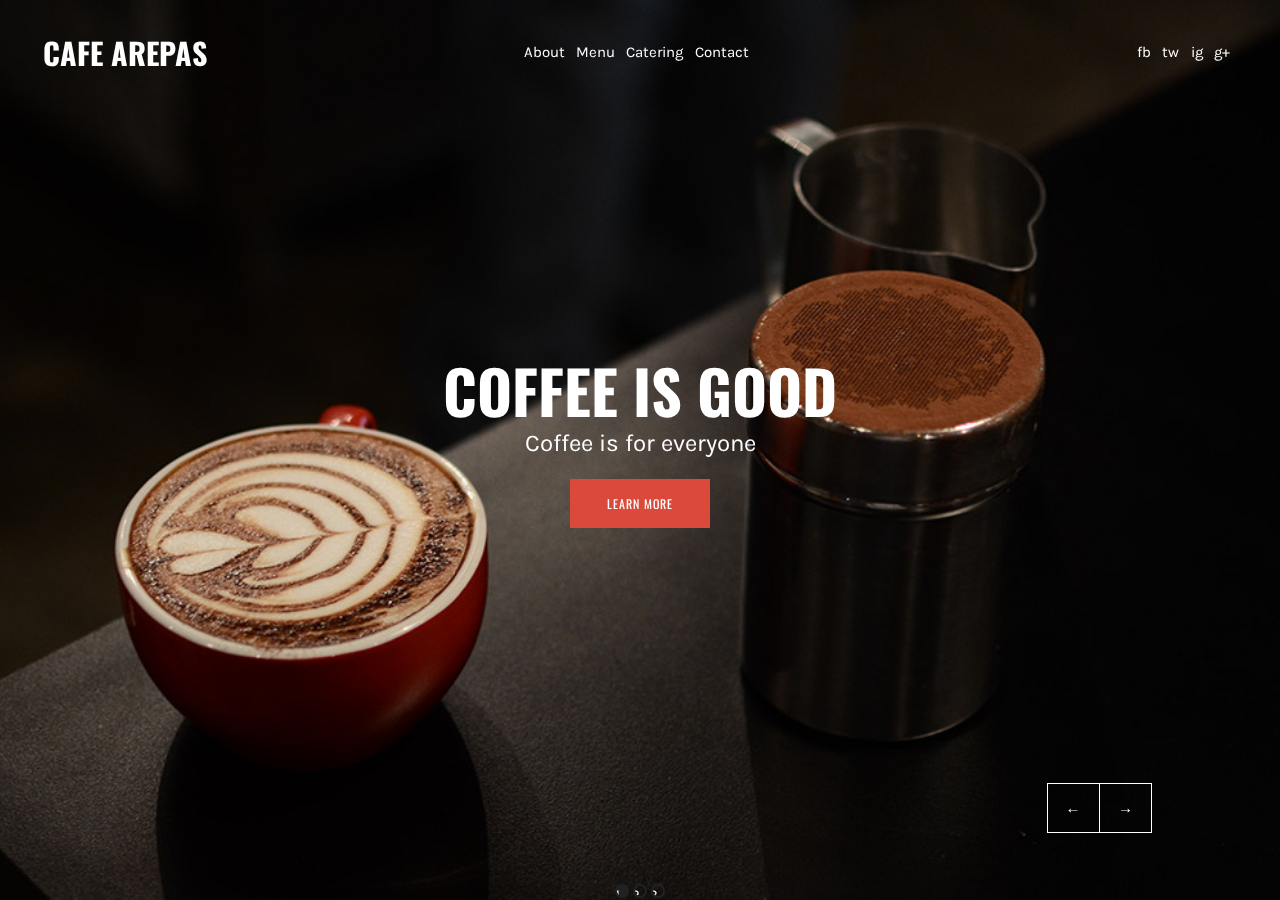
<file: index.html>
<!DOCTYPE html>
<html lang="en-US">
<head>
	<title>Homepage | Cafe Arepas</title>
	<meta charset="utf-8">

	<meta name="viewport" content="width=device-width, initial-scale=1">

	<!-- GOOGLE FONTS -->
	<link href="https://fonts.googleapis.com/css?family=Karla:400,700|Oswald:700" rel="stylesheet">

	<!-- JQUERY FROM GOOGLE -->
	<script src="https://ajax.googleapis.com/ajax/libs/jquery/3.2.1/jquery.min.js"></script>

	<!-- SLIDER -->
	<link rel="stylesheet" type="text/css" href="css/superslides.css">
	<script src="js/jquery.superslides.min.js" type="text/javascript"></script>

	<!-- NAVIGATION SCRIPT -->
	<script type="text/javascript">
		$(document).ready(function(){
		  $('.hamburger').click(function(){
		    console.log('fun');
		    $('.hamburger-ul').toggleClass('hamburger-display');
		});
		  $(function() {
		    var scrolldiv = $("header");
		    h = $(window).height(); 

		    $(window).scroll(function() {
		        if($(this).scrollTop() > 100 ) { 
		                $(scrolldiv).css('background', '#282828'); 
		            }
		        else {
		            $(scrolldiv).css('background', 'transparent'); 
		        }
		    })
			});
		});
	</script>
	
	<link rel="stylesheet" type="text/css" href="css/style.css">
</head>
<body id="home">
	<header>
	  <article class="one">
	    <a href="index.html">Cafe Arepas</a>
	  </article>
	  <article class="hamburger">
	    <p>☰</p>
	  </article>
	  <ul class="hamburger-ul">
	    <li><a href="about.html">About</a></li>
		  <li><a href="menu.html">Menu</a></li>
		  <li><a href="catering.html">Catering</a></li>
		  <li><a href="contact.html">Contact</a></li>
	  </ul>
	  <nav>
	    <ul class="two">
	     <li><a href="about.html">About</a></li>
		   <li><a href="menu.html">Menu</a></li>
		   <li><a href="catering.html">Catering</a></li>
		   <li><a href="contact.html">Contact</a></li>
	    </ul>

	    <article class="three">
	      <ul>
	        <li><a href="#">fb</a></li>
	        <li><a href="#">tw</a></li>
	        <li><a href="#">ig</a></li>
	        <li><a href="#">g+</a></li>
	      </ul>
	    </article>
  	</nav>
	</header>
	<section id="slides">
	  <ul class="slides-container">
	    <li>
	      <img src="img/home-1.jpg" alt="coffee background image">
	      <section class="container">
	      	<article class="slide-content">
		        <h1>Coffee is good</h1>
		        <h3>Coffee is for everyone</h3>
		        <section class="button-wrapper">
					<button>Learn More</button>
				</section>
			</article>
	      </section>
	    </li>
	    <li>
	      <img src="img/home-2.jpg" alt="coffee background image">
	      <section class="container">
	      	<article class="slide-content">
		        <h1>Coffee is good</h1>
		        <h3>Coffee is for everyone</h3>
		        <section class="button-wrapper">
							<button>Learn More</button>
						</section>
					</article>
	      </section>
	    </li>
	    <li>
	      <img src="img/home-3.jpg" alt="coffee background image">
	      <section class="container">
	      	<article class="slide-content">
		        <h1>Coffee is good</h1>
		        <h3>Coffee is for everyone</h3>
		        <section class="button-wrapper">
							<button>Learn More</button>
						</section>
					</article>
	      </section>
	    </li>
	  </ul>
	  <nav class="slides-navigation">
	  	<section class="container">
		    <a href="#" class="next">→</a>
		    <a href="#" class="prev">←</a>
	    </section>
	  </nav>
	</section>
	<script>
    $('#slides').superslides({
      animation: 'fade',
      // play: 5000
    });
    $()
  </script>
</body>
</html>
</file>
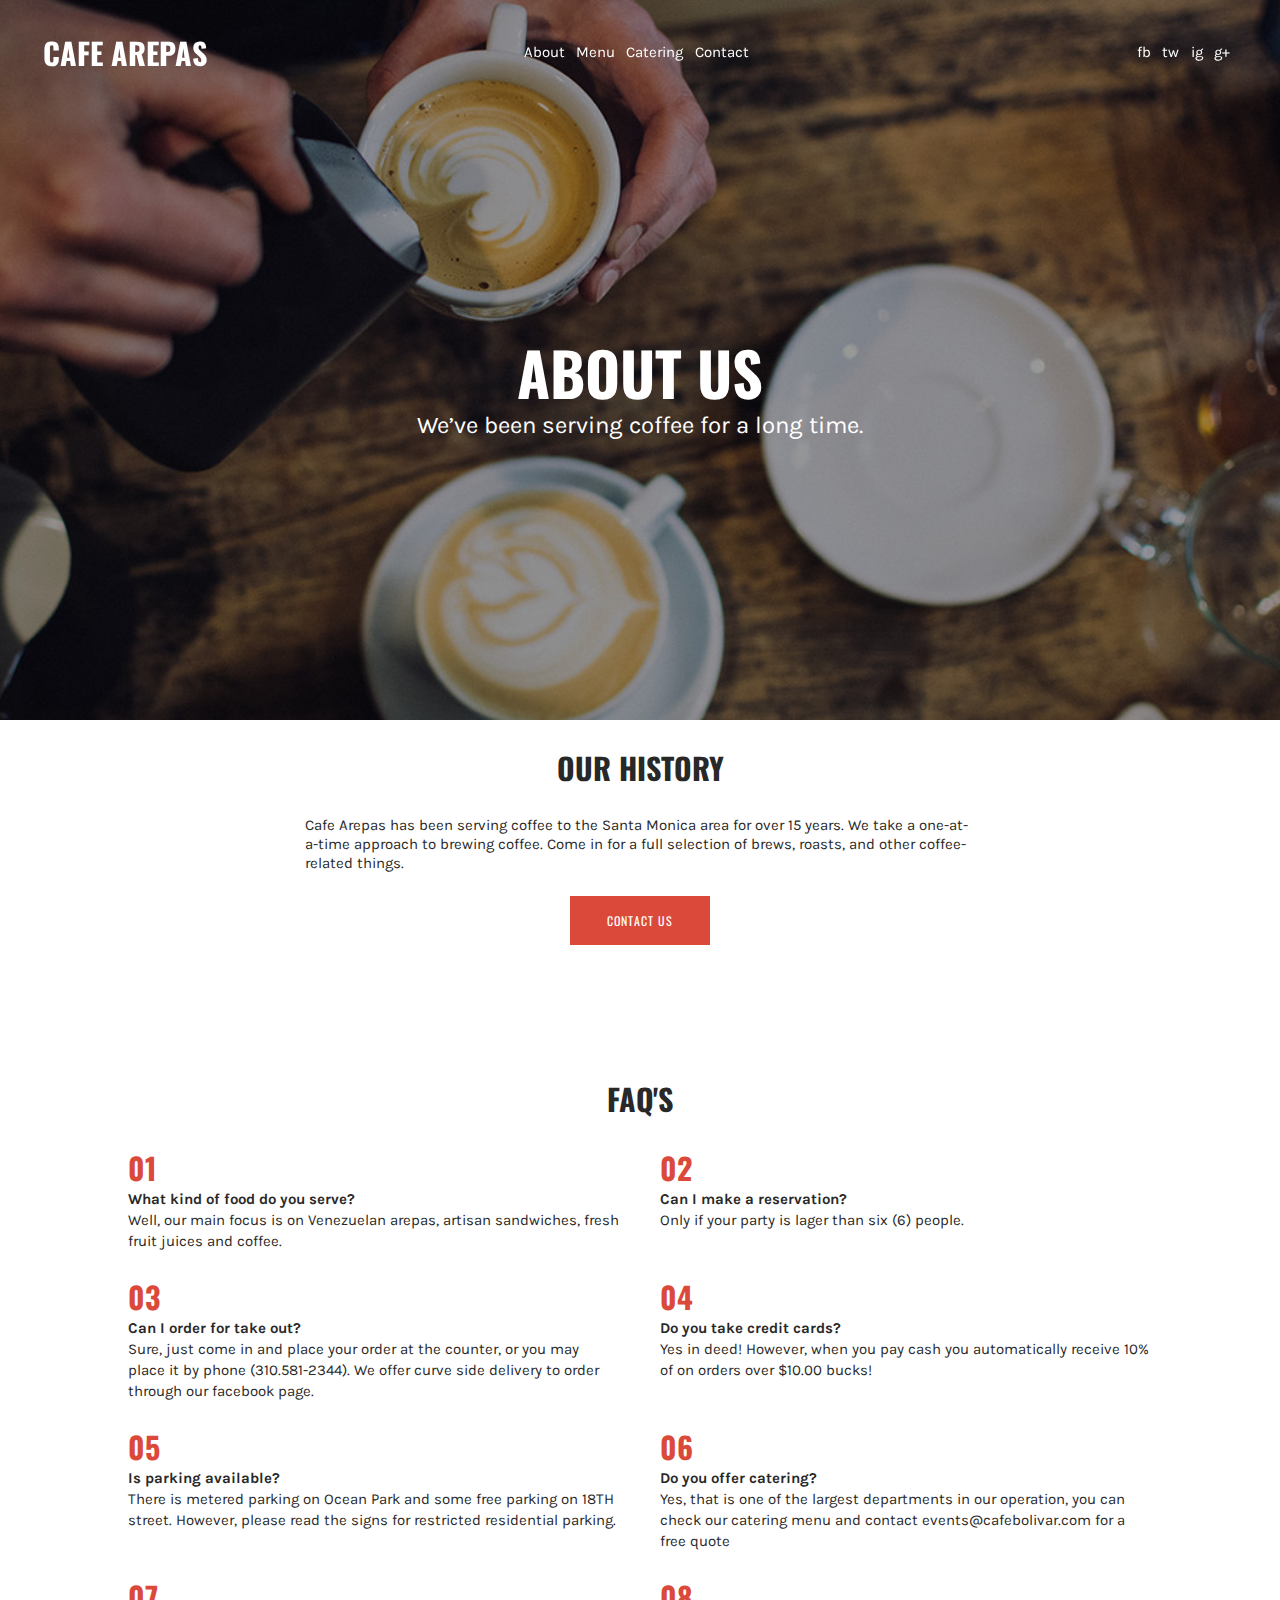
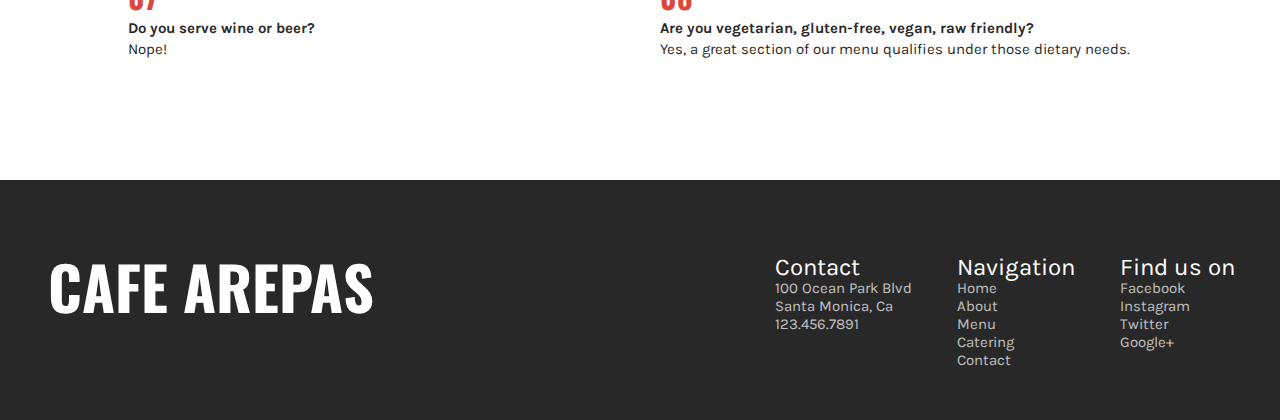
<file: about.html>
<!--
 █▄  █ █▀▀█ ▄█▀█▄ █▄   ▄█ █  
 █▀█▄█ █▄▄█ █   █ █▀█▄█▀█ █
 █   █ █  █ ▀█▄█▀ █     █ █
 -->
<!DOCTYPE html>
<html lang="en-US">
<head>
	<title>About | Cafe Arepas</title>
	<meta charset="utf-8">

	<meta name="viewport" content="width=device-width, initial-scale=1">

	<!-- GOOGLE FONTS -->
	<link href="https://fonts.googleapis.com/css?family=Karla:400,700|Oswald:700" rel="stylesheet">

	<!-- JQUERY FROM GOOGLE -->
	<script src="https://ajax.googleapis.com/ajax/libs/jquery/3.2.1/jquery.min.js"></script>

	<!-- NAVIGATION SCRIPT -->
	<script type="text/javascript">
		$(document).ready(function(){
		  $('.hamburger').click(function(){
		    console.log('fun');
		    $('.hamburger-ul').toggleClass('hamburger-display');
		});
		  $(function() {
		    var scrolldiv = $("header");
		    h = $(window).height(); 

		    $(window).scroll(function() {
		        if($(this).scrollTop() > 100 ) { 
		                $(scrolldiv).css('background', '#282828'); 
		            }
		        else {
		            $(scrolldiv).css('background', 'transparent'); 
		        }
		    })
			});
		});
	</script>
	
	<link rel="stylesheet" type="text/css" href="css/style.css">
</head>
<body id="about">
	<header>
	  <article class="one">
	    <a href="index.html">Cafe Arepas</a>
	  </article>
	  <article class="hamburger">
	    <p>☰</p>
	  </article>
	  <ul class="hamburger-ul">
	    <li><a href="about.html">About</a></li>
	    <li><a href="menu.html">Menu</a></li>
	    <li><a href="catering.html">Catering</a></li>
	    <li><a href="contact.html">Contact</a></li>
	  </ul>
	  <nav>
	    <ul class="two">
	      <li><a href="about.html">About</a></li>
		    <li><a href="menu.html">Menu</a></li>
		    <li><a href="catering.html">Catering</a></li>
		    <li><a href="contact.html">Contact</a></li>
	    </ul>

	    <article class="three">
	      <ul>
	        <li><a href="#">fb</a></li>
	        <li><a href="#">tw</a></li>
	        <li><a href="#">ig</a></li>
	        <li><a href="#">g+</a></li>
	      </ul>
	    </article>
	  </nav>
	</header>

	<section class="about-top-img">
		<section class="top-img-text">
			<h1>About us</h1>
			<h3>We’ve been serving coffee for a long time.</h3>
		</section>
	</section>

	<section class="catering-info">
		<section class="container">
			<h2 class="menu-h2">Our History</h2>
			<p class="eight columns offset-by-two">Cafe Arepas has been serving coffee to the Santa Monica area for over 15 years. We take a one-at-a-time approach to brewing coffee. Come in for a full selection of brews, roasts, and other coffee-related things.
			</p>
			

			<section class="clearfix"></section>
			<section class="button-wrapper">
				<button>Contact us</button>
			</section>
			</section>
	</section>
	<section class="clearfix"></section>
	<section class="menu-items">
		<section class="container">
			<h2 class="menu-h2">Faq's</h2>

			<section class="row">
				<article class="six columns">
					<h2 class="red">01</h2>
					<p><strong>What kind of food do you serve?</strong></p>
					<p>Well, our main focus is on Venezuelan arepas, artisan sandwiches, fresh fruit juices and coffee.</p>
				</article>

				<article class="six columns">
					<h2 class="red">02</h2>
					<p><strong>Can I make a reservation?</strong></p>
					<p>Only if your party is lager than six (6) people.</p>
				</article>
			</section>
			<section class="clearfix"></section>
			<section class="row">
				<article class="six columns">
					<h2 class="red">03</h2>
					<p><strong>Can I order for take out?</strong></p>
					<p>Sure, just come in and place your order at the counter, or you may place it by phone (310.581-2344). We offer curve side delivery to order through our facebook page.</p>
				</article>

				<article class="six columns">
					<h2 class="red">04</h2>
					<p><strong>Do you take credit cards?</strong></p>
					<p>Yes in deed! However, when you pay cash you automatically receive 10% of on orders over $10.00 bucks!</p>
				</article>
			</section>
			<section class="clearfix"></section>
			<section class="row">
				<article class="six columns">
					<h2 class="red">05</h2>
					<p><strong>Is parking available?</strong></p>
					<p>There is metered parking on Ocean Park and some free parking on 18TH street. However, please read the signs for restricted residential parking.</p>
				</article>

				<article class="six columns">
					<h2 class="red">06</h2>
					<p><strong>Do you offer catering?</strong></p>
					<p>Yes, that is one of the largest departments in our operation, you can check our catering menu and contact events@cafebolivar.com for a free quote</p>
				</article>
			</section>
			<section class="row">
				<article class="six columns">
					<h2 class="red">07</h2>
					<p><strong>Do you serve wine or beer?</strong></p>
					<p>Nope!</p>
				</article>

				<article class="six columns">
					<h2 class="red">08</h2>
					<p><strong>Are you vegetarian, gluten-free,  vegan, raw friendly?</strong></p>
					<p>Yes, a great section of our menu qualifies under those dietary needs.</p>
				</article>
			</section>
		</section>
	</section>

		<section class="clearfix"></section>




	<footer>
		<h1>Cafe Arepas</h1>
		<ul>
			<li><h3>Find us on</h3></li>
			<li class="fade"><a href="facebook.com">Facebook</a></li>
			<li class="fade"><a href="instagram.com">Instagram</a></li>
			<li class="fade"><a href="twitter.com">Twitter</a></li>
			<li class="fade"><a href="google.com">Google+</a></li>
		</ul>

		<ul>
			<li><h3>Navigation</h3></li>
			<li class="fade"><a href="index.html">Home</a></li>
			<li class="fade"><a href="about.html">About</a></li>
			<li class="fade"><a href="menu.html">Menu</a></li>
			<li class="fade"><a href="catering.html">Catering</a></li>
			<li class="fade"><a href="contact.html">Contact</a></li>
		</ul>

		<ul>
			<li><h3>Contact</h3></li>
			<li class="fade"><a href="">100 Ocean Park Blvd <br>Santa Monica, Ca</a></li>
			<li class="fade"><a href="">123.456.7891</a></li>
		</ul>
	</footer>
</body>
</html>
</file>
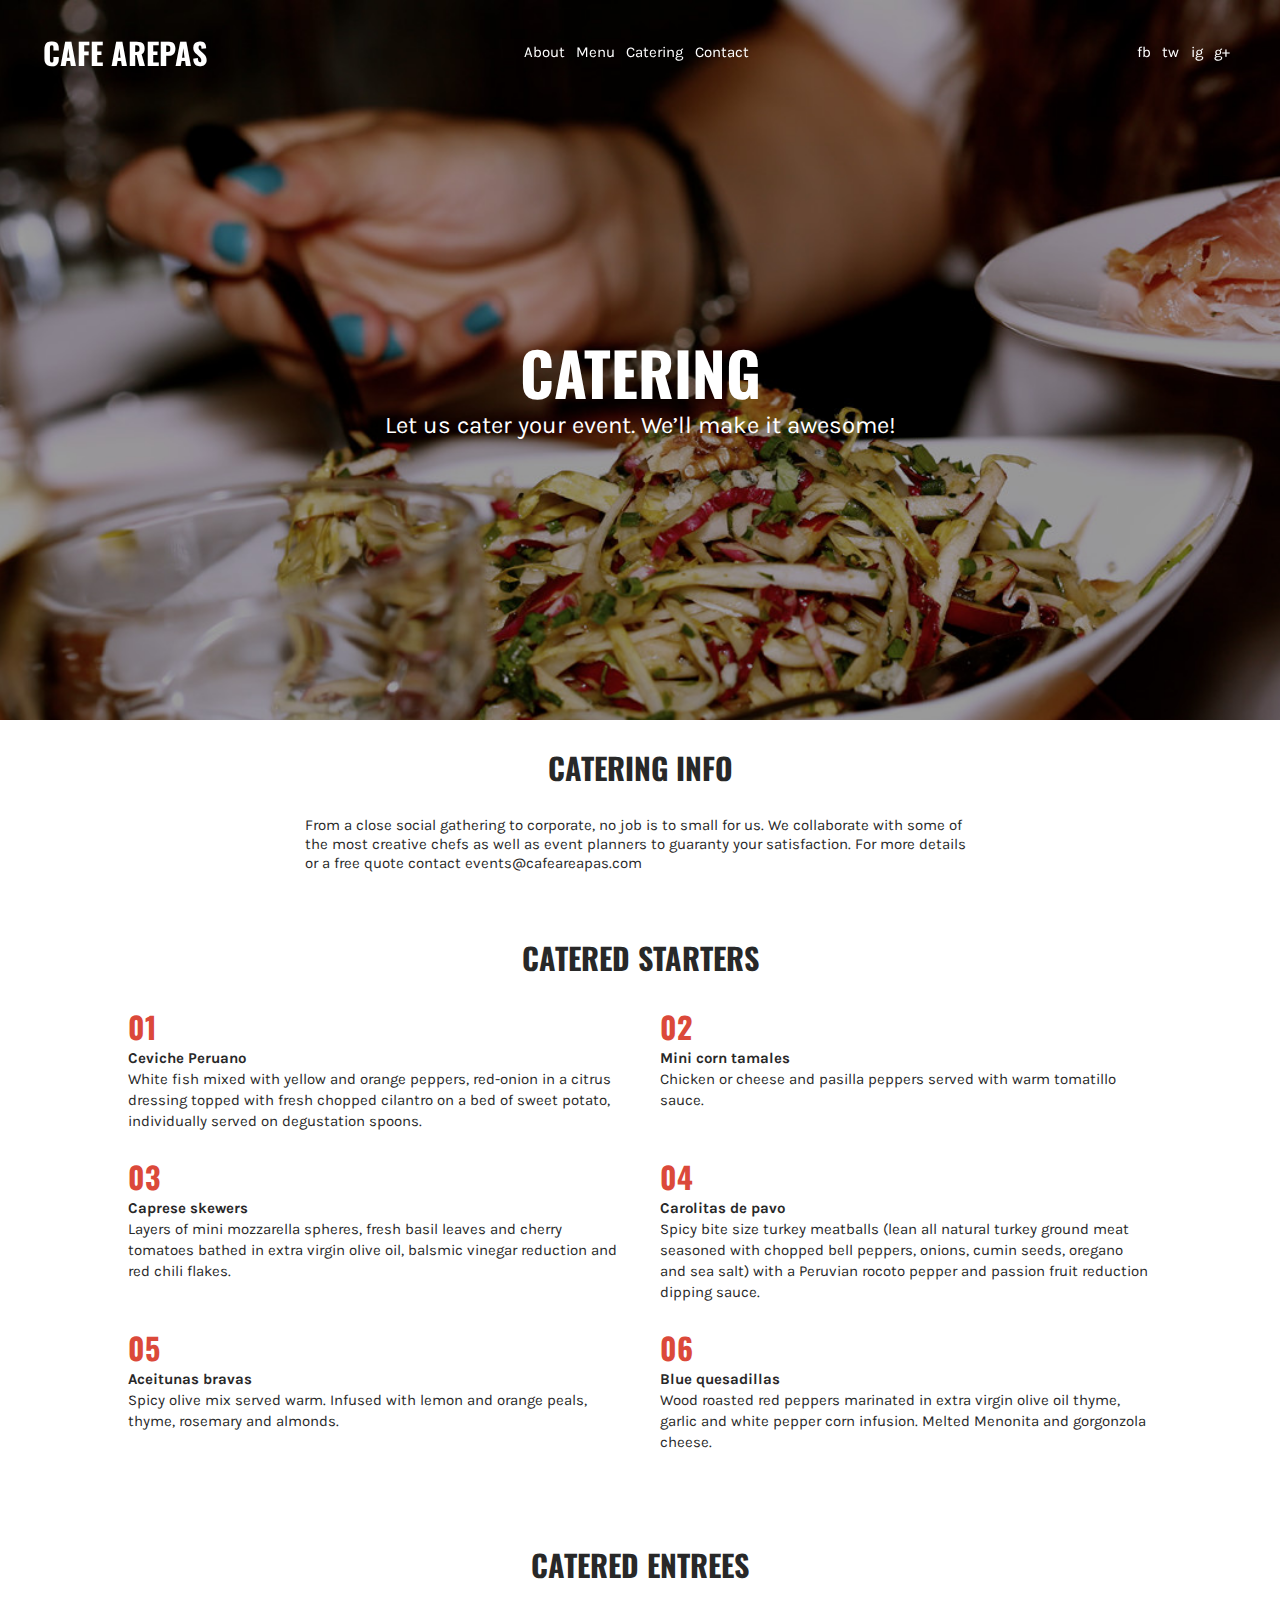
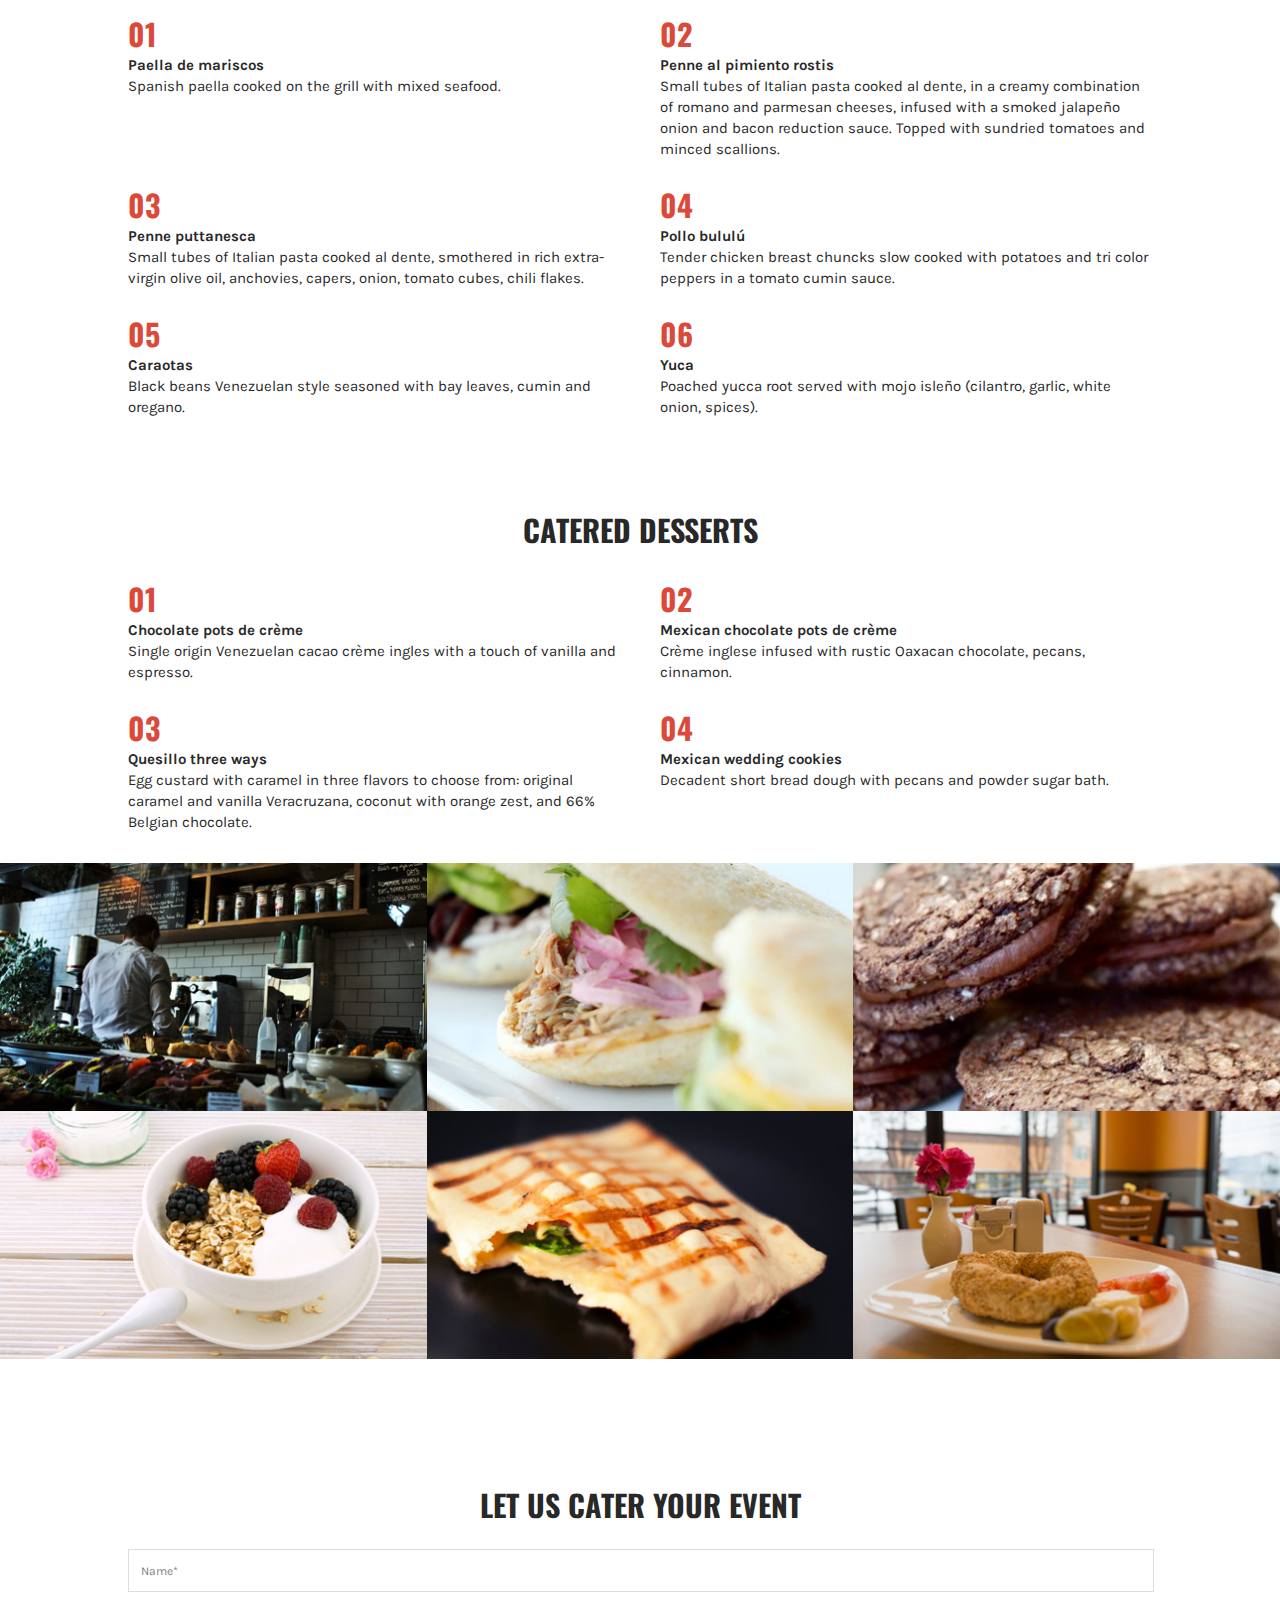
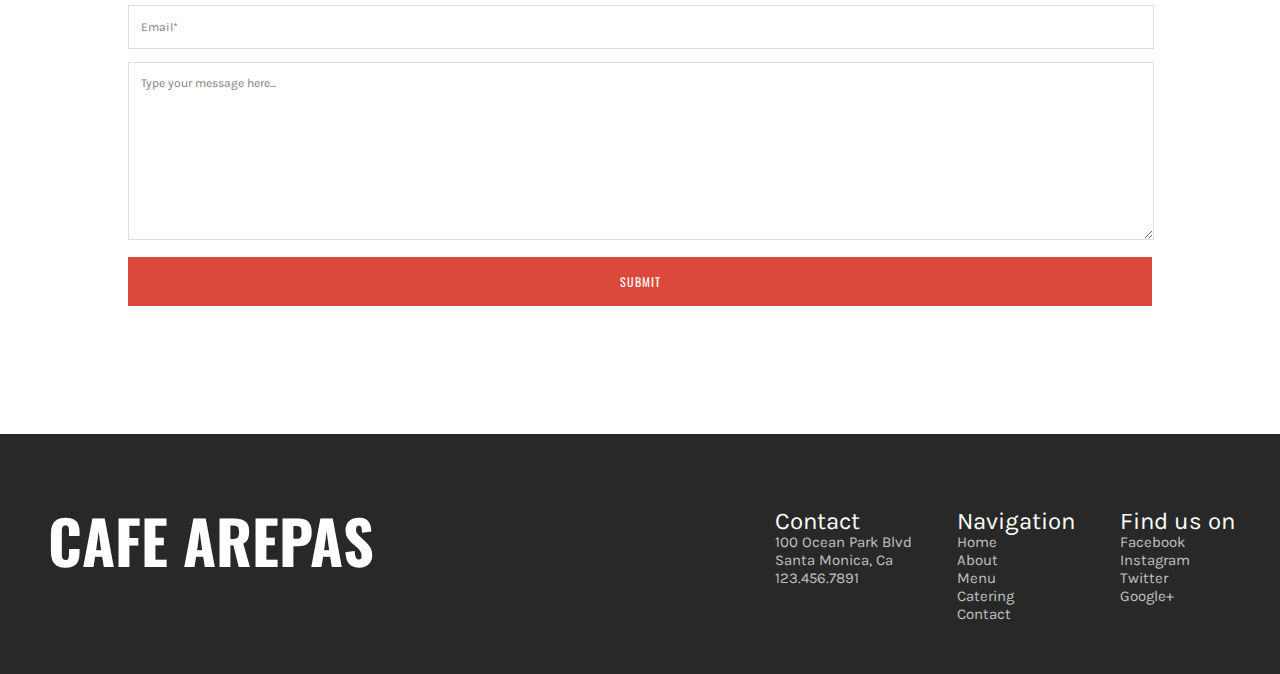
<file: catering.html>
<!--
 █▄  █ █▀▀█ ▄█▀█▄ █▄   ▄█ █  
 █▀█▄█ █▄▄█ █   █ █▀█▄█▀█ █
 █   █ █  █ ▀█▄█▀ █     █ █
 -->
<!DOCTYPE html>
<html lang="en-US">
<head>
	<title>Catering | Cafe Arepas</title>
	<meta charset="utf-8">

	<meta name="viewport" content="width=device-width, initial-scale=1">

	<!-- GOOGLE FONTS -->
	<link href="https://fonts.googleapis.com/css?family=Karla:400,700|Oswald:700" rel="stylesheet">

	<!-- JQUERY FROM GOOGLE -->
	<script src="https://ajax.googleapis.com/ajax/libs/jquery/3.2.1/jquery.min.js"></script>

	<!-- FANCYBOX -->
	<link rel="stylesheet" type="text/css" href="css/jquery.fancybox.min.css">
	<script src="js/jquery.fancybox.min.js" type="text/javascript"></script>

	<!-- NAVIGATION SCRIPT -->
	<script type="text/javascript">
		$(document).ready(function(){
		  $('.hamburger').click(function(){
		    console.log('fun');
		    $('.hamburger-ul').toggleClass('hamburger-display');
		});
		  $(function() {
		    var scrolldiv = $("header");
		    h = $(window).height(); 

		    $(window).scroll(function() {
		        if($(this).scrollTop() > 100 ) { 
		                $(scrolldiv).css('background', '#282828'); 
		            }
		        else {
		            $(scrolldiv).css('background', 'transparent'); 
		        }
		    })
			});
		});
	</script>
	
	<link rel="stylesheet" type="text/css" href="css/style.css">
</head>
<body id="menu">
	<header>
	  <article class="one">
	    <a href="index.html">Cafe Arepas</a>
	  </article>
	  <article class="hamburger">
	    <p>☰</p>
	  </article>
	  <ul class="hamburger-ul">
	    <li><a href="about.html">About</a></li>
	    <li><a href="menu.html">Menu</a></li>
	    <li><a href="catering.html">Catering</a></li>
	    <li><a href="contact.html">Contact</a></li>
	  </ul>
	  <nav>
	    <ul class="two">
	      <li><a href="about.html">About</a></li>
		    <li><a href="menu.html">Menu</a></li>
		    <li><a href="catering.html">Catering</a></li>
		    <li><a href="contact.html">Contact</a></li>
	    </ul>

	    <article class="three">
	      <ul>
	        <li><a href="#">fb</a></li>
	        <li><a href="#">tw</a></li>
	        <li><a href="#">ig</a></li>
	        <li><a href="#">g+</a></li>
	      </ul>
	    </article>
	  </nav>
	</header>

	<section class="catering-top-img">
		<section class="top-img-text">
			<h1>Catering</h1>
			<h3>Let us cater your event. We’ll make it awesome!</h3>
		</section>
	</section>

	<section class="catering-info">
		<section class="container">
			<h2 class="menu-h2">Catering Info</h2>
			<p class="eight columns offset-by-two">From a close social gathering to corporate, no job is to small for us. We collaborate with some of the most creative chefs as well as event planners to guaranty your satisfaction. For more details or a free quote contact events@cafeareapas.com
			</p>
		</section>
	</section>
	<section class="clerafix"></section>
	<section class="menu-items">
		<section class="container">
			<h2 class="menu-h2">Catered Starters</h2>

			<section class="row">
				<article class="six columns">
					<h2 class="red">01</h2>
					<p><strong>Ceviche Peruano</strong></p>
					<p>White fish mixed with yellow and orange peppers, red-onion in a citrus dressing topped with fresh chopped cilantro on a bed of sweet potato, individually served on degustation spoons.</p>
				</article>

				<article class="six columns">
					<h2 class="red">02</h2>
					<p><strong>Mini corn tamales</strong></p>
					<p>Chicken or cheese and pasilla peppers served with warm tomatillo sauce.</p>
				</article>
			</section>
			<section class="clearfix"></section>
			<section class="row">
				<article class="six columns">
					<h2 class="red">03</h2>
					<p><strong>Caprese skewers</strong></p>
					<p>Layers of mini mozzarella spheres, fresh basil leaves and cherry tomatoes bathed in extra virgin olive oil, balsmic vinegar reduction and red chili flakes.</p>
				</article>

				<article class="six columns">
					<h2 class="red">04</h2>
					<p><strong>Carolitas de pavo</strong></p>
					<p>Spicy bite size turkey meatballs (lean all natural turkey ground meat seasoned with chopped bell peppers, onions, cumin seeds, oregano and sea salt) with a Peruvian rocoto pepper and passion fruit reduction dipping sauce.</p>
				</article>
			</section>

			<section class="row">
				<article class="six columns">
					<h2 class="red">05</h2>
					<p><strong>Aceitunas bravas</strong></p>
					<p>Spicy olive mix served warm. Infused with lemon and orange peals, thyme, rosemary and almonds.</p>
				</article>

				<article class="six columns">
					<h2 class="red">06</h2>
					<p><strong>Blue quesadillas</strong></p>
					<p>Wood roasted red peppers marinated in extra virgin olive oil thyme, garlic and white pepper corn infusion. Melted Menonita and gorgonzola cheese.</p>
				</article>
			</section>
		</section>
	</section>

		<section class="clearfix"></section>


	<section class="menu-items">
		<section class="container">

			<h2 class="menu-h2">Catered Entrees</h2>

			<section class="row">
				<article class="six columns">
					<h2 class="red">01</h2>
					<p><strong>Paella de mariscos</strong></p>
					<p>Spanish paella cooked on the grill with mixed seafood.</p>
				</article>

				<article class="six columns">
					<h2 class="red">02</h2>
					<p><strong>Penne al pimiento rostis</strong></p>
					<p>Small tubes of Italian pasta cooked al dente, in a creamy combination of romano and parmesan cheeses, infused with a smoked jalapeño onion and bacon reduction sauce. Topped with sundried tomatoes and minced scallions.</p>
				</article>
			</section>

			<section class="row">
				<article class="six columns">
					<h2 class="red">03</h2>
					<p><strong>Penne puttanesca</strong></p>
					<p>Small tubes of Italian pasta cooked al dente, smothered in rich extra-virgin olive oil, anchovies, capers, onion, tomato cubes, chili flakes.</p>
				</article>

				<article class="six columns">
					<h2 class="red">04</h2>
					<p><strong>Pollo bululú</strong></p>
					<p>Tender chicken breast chuncks slow cooked with potatoes and tri color peppers in a tomato cumin sauce.</p>
				</article>
			</section>
			<section class="clearfix"></section>
			<section class="row">
				<article class="six columns">
					<h2 class="red">05</h2>
					<p><strong>Caraotas</strong></p>
					<p>Black beans Venezuelan style seasoned with bay leaves, cumin and oregano.</p>
				</article>

				<article class="six columns">
					<h2 class="red">06</h2>
					<p><strong>Yuca</strong></p>
					<p>Poached yucca root served with mojo isleño (cilantro, garlic, white onion, spices).</p>
				</article>
			</section>
		</section>
	</section>
	<section class="clearfix"></section>
	<section class="menu-items">
		<section class="container">

			<h2 class="menu-h2">Catered Desserts</h2>

			<section class="row">
				<article class="six columns">
					<h2 class="red">01</h2>
					<p><strong>Chocolate pots de crème</strong></p>
					<p>Single origin Venezuelan cacao crème ingles with a touch of vanilla and espresso.</p>
				</article>

				<article class="six columns">
					<h2 class="red">02</h2>
					<p><strong>Mexican chocolate pots de crème</strong></p>
					<p>Crème inglese infused with rustic Oaxacan chocolate, pecans, cinnamon.</p>
				</article>
			</section>

			<section class="row">
				<article class="six columns">
					<h2 class="red">03</h2>
					<p><strong>Quesillo three ways</strong></p>
					<p>Egg custard with caramel in three flavors to choose from: original caramel and vanilla Veracruzana, coconut with orange zest, and 66% Belgian chocolate.</p>
				</article>

				<article class="six columns">
					<h2 class="red">04</h2>
					<p><strong>Mexican wedding cookies</strong></p>
					<p>Decadent short bread dough with pecans and powder sugar bath.</p>
				</article>
			</section>
			
			<section class="clearfix"></section>
		</section>
	</section>
	<section class="image-block">
		<a data-fancybox="gallery" class="outline" href="img/menu-8-big.jpg">
			<figure class="one-image-block">
				<img src="img/menu-8.jpg">
			</figure>
		</a>

		<a data-fancybox="gallery" class="outline" href="img/menu-9-big.jpg">
			<figure class="one-image-block">
				<img src="img/menu-9.jpg">
			</figure>
		</a>

		<a data-fancybox="gallery" class="outline" href="img/menu-10-big.jpg">
			<figure class="one-image-block">
				<img src="img/menu-10.jpg">
			</figure>
		</a>

		<a data-fancybox="gallery" class="outline" href="img/menu-11-big.jpg">
			<figure class="one-image-block">
				<img src="img/menu-11.jpg">
			</figure>
		</a>

		<a data-fancybox="gallery" class="outline" href="img/menu-12-big.jpg">
			<figure class="one-image-block">
				<img src="img/menu-12.jpg">
			</figure>
		</a>

		<a data-fancybox="gallery" class="outline" href="img/menu-13-big.jpg">
			<figure class="one-image-block">
				<img src="img/menu-13.jpg">
			</figure>
		</a>
	</section>

	<section class="clearfix"></section>

	<section class="contact-form">
		<h2>Let us cater your event</h2>
		<form>
			<section class="container">
				<input type="text" name="" placeholder="Name*"> <br>
				<input type="email" name="" placeholder="Email*"> <br>
				<textarea rows="10" placeholder="Type your message here..."></textarea>
				<button>Submit</button>
			</section>
		</form>
	</section>
	<footer>
		<h1>Cafe Arepas</h1>
		<ul>
			<li><h3>Find us on</h3></li>
			<li class="fade"><a href="facebook.com">Facebook</a></li>
			<li class="fade"><a href="instagram.com">Instagram</a></li>
			<li class="fade"><a href="twitter.com">Twitter</a></li>
			<li class="fade"><a href="google.com">Google+</a></li>
		</ul>

		<ul>
			<li><h3>Navigation</h3></li>
			<li class="fade"><a href="index.html">Home</a></li>
			<li class="fade"><a href="about.html">About</a></li>
			<li class="fade"><a href="menu.html">Menu</a></li>
			<li class="fade"><a href="catering.html">Catering</a></li>
			<li class="fade"><a href="contact.html">Contact</a></li>
		</ul>

		<ul>
			<li><h3>Contact</h3></li>
			<li class="fade"><a href="">100 Ocean Park Blvd <br>Santa Monica, Ca</a></li>
			<li class="fade"><a href="">123.456.7891</a></li>
		</ul>
	</footer>
</body>
</html>
</file>
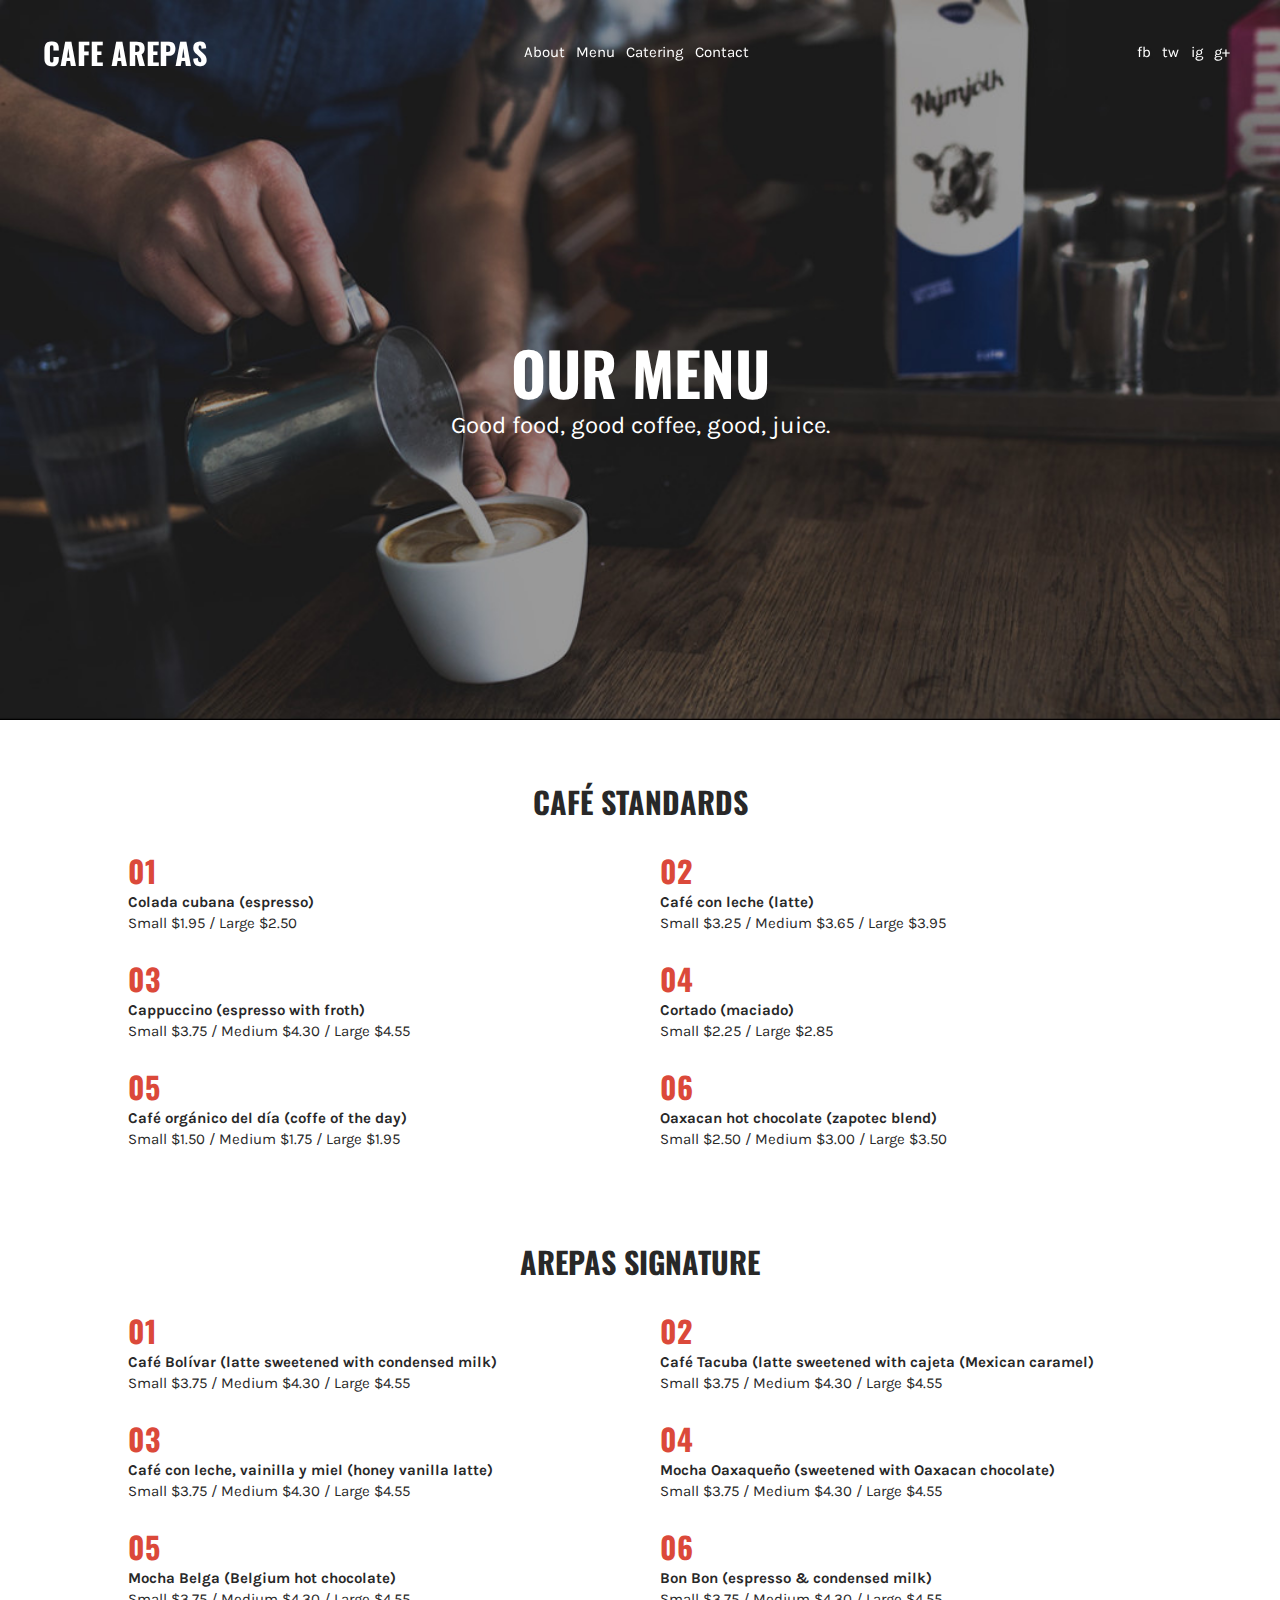
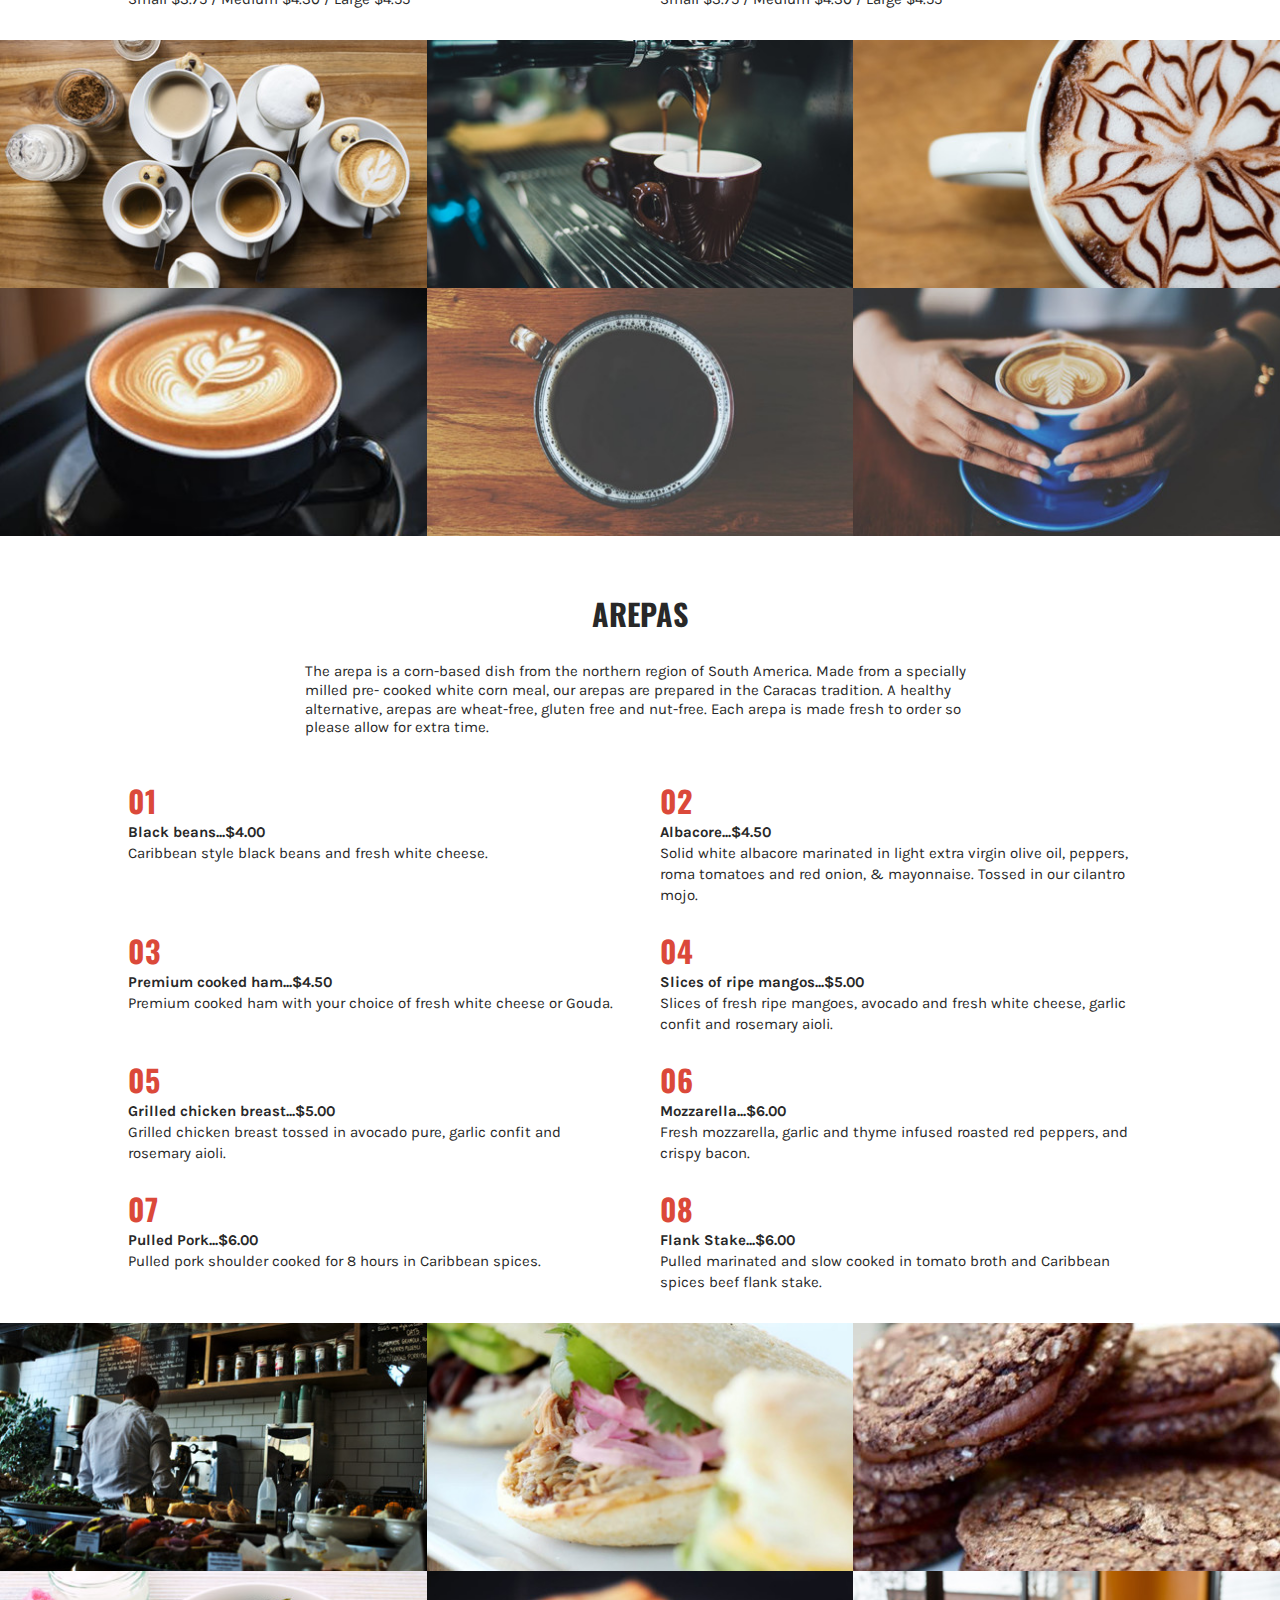
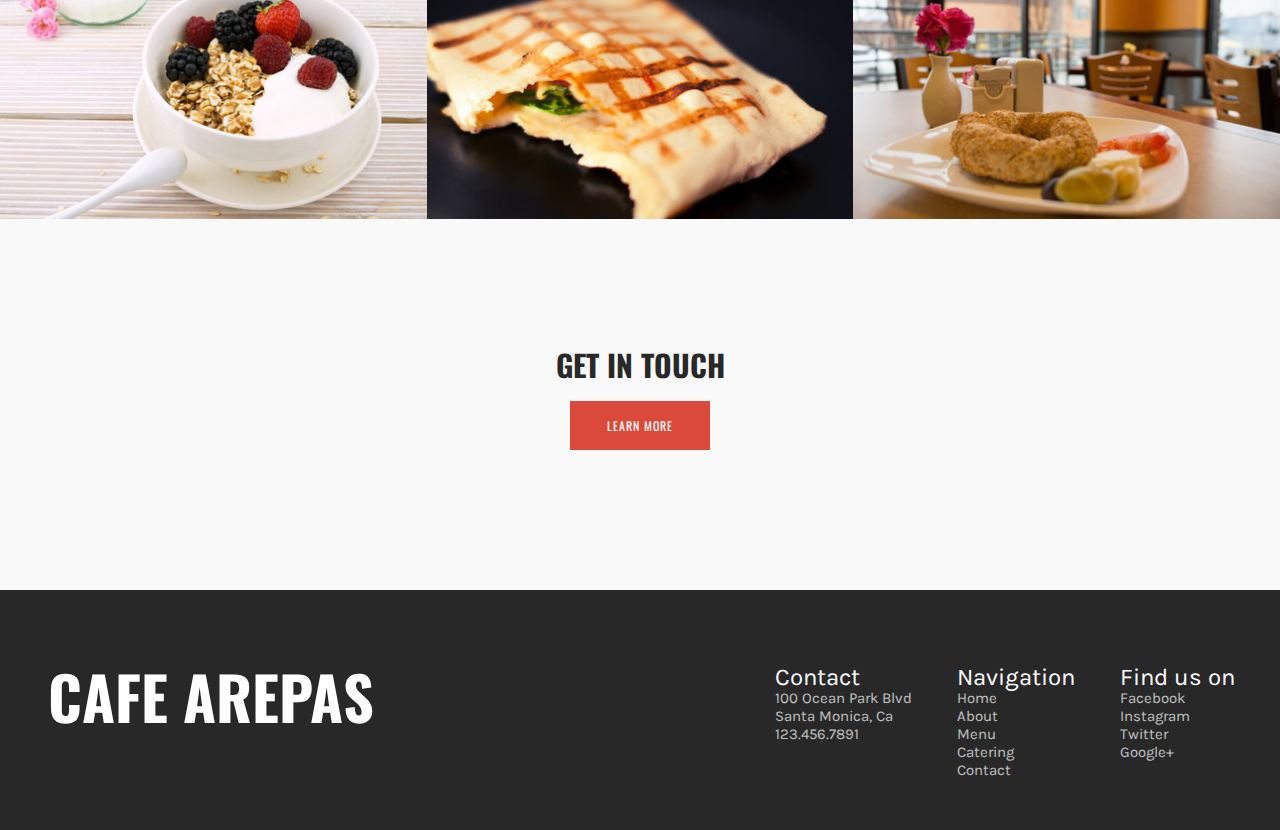
<file: menu.html>
<!--
 █▄  █ █▀▀█ ▄█▀█▄ █▄   ▄█ █  
 █▀█▄█ █▄▄█ █   █ █▀█▄█▀█ █
 █   █ █  █ ▀█▄█▀ █     █ █
 -->
<!DOCTYPE html>
<html lang="en-US">
<head>
	<title>Menu | Cafe Arepas</title>
	<meta charset="utf-8">

	<meta name="viewport" content="width=device-width, initial-scale=1">

	<!-- GOOGLE FONTS -->
	<link href="https://fonts.googleapis.com/css?family=Karla:400,700|Oswald:700" rel="stylesheet">

	<!-- JQUERY FROM GOOGLE -->
	<script src="https://ajax.googleapis.com/ajax/libs/jquery/3.2.1/jquery.min.js"></script>

	<!-- FANCYBOX -->
	<link rel="stylesheet" type="text/css" href="css/jquery.fancybox.min.css">
	<script src="js/jquery.fancybox.min.js" type="text/javascript"></script>

	
	<!-- NAVIGATION SCRIPT -->
	<script type="text/javascript">
		$(document).ready(function(){
		  $('.hamburger').click(function(){
		    console.log('fun');
		    $('.hamburger-ul').toggleClass('hamburger-display');
		});
		  $(function() {
		    var scrolldiv = $("header");
		    h = $(window).height(); 

		    $(window).scroll(function() {
		        if($(this).scrollTop() > 100 ) { 
		                $(scrolldiv).css('background', '#282828'); 
		            }
		        else {
		            $(scrolldiv).css('background', 'transparent'); 
		        }
		    })
			});
		});
	</script>
	
	<link rel="stylesheet" type="text/css" href="css/style.css">
</head>
<body id="menu">
	<header>
	  <article class="one">
	    <a href="index.html">Cafe Arepas</a>
	  </article>
	  <article class="hamburger">
	    <p>☰</p>
	  </article>
	  <ul class="hamburger-ul">
	    <li><a href="about.html">About</a></li>
	    <li><a href="menu.html">Menu</a></li>
	    <li><a href="catering.html">Catering</a></li>
	    <li><a href="contact.html">Contact</a></li>
	  </ul>
	  <nav>
	    <ul class="two">
	      <li><a href="about.html">About</a></li>
	    	<li><a href="menu.html">Menu</a></li>
	    	<li><a href="catering.html">Catering</a></li>
	    	<li><a href="contact.html">Contact</a></li>
	    </ul>

	    <article class="three">
	      <ul>
	        <li><a href="#">fb</a></li>
	        <li><a href="#">tw</a></li>
	        <li><a href="#">ig</a></li>
	        <li><a href="#">g+</a></li>
	      </ul>
	    </article>
	  </nav>
	</header>

	<section class="menu-top-img">
		<section class="top-img-text">
			<h1>Our Menu</h1>
			<h3>Good food, good coffee, good, juice.</h3>
		</section>
	</section>


	<section class="menu-items">
		<section class="container">
			<h2 class="menu-h2">Café standards</h2>

			<section class="row">
				<article class="six columns">
					<h2 class="red">01</h2>
					<p><strong>Colada cubana (espresso)</strong></p>
					<p>Small $1.95 / Large $2.50</p>
				</article>

				<article class="six columns">
					<h2 class="red">02</h2>
					<p><strong>Café con leche (latte)</strong></p>
					<p>Small $3.25 / Medium $3.65 / Large $3.95</p>
				</article>
			</section>

			<section class="row">
				<article class="six columns">
					<h2 class="red">03</h2>
					<p><strong>Cappuccino (espresso with froth)</strong></p>
					<p>Small $3.75 / Medium $4.30 / Large $4.55</p>
				</article>

				<article class="six columns">
					<h2 class="red">04</h2>
					<p><strong>Cortado (maciado)</strong></p>
					<p>Small $2.25 / Large $2.85</p>
				</article>
			</section>

			<section class="row">
				<article class="six columns">
					<h2 class="red">05</h2>
					<p><strong>Café orgánico del día (coffe of the day)</strong></p>
					<p>Small $1.50 / Medium $1.75 / Large $1.95</p>
				</article>

				<article class="six columns">
					<h2 class="red">06</h2>
					<p><strong>Oaxacan hot chocolate (zapotec blend)</strong></p>
					<p>Small $2.50 / Medium $3.00 / Large $3.50</p>
				</article>
			</section>
		</section>
	</section>

		<section class="clearfix"></section>


	<section class="menu-items">
		<section class="container">

			<h2 class="menu-h2">Arepas signature</h2>

			<section class="row">
				<article class="six columns">
					<h2 class="red">01</h2>
					<p><strong>Café Bolívar (latte sweetened with condensed milk)</strong></p>
					<p>Small $3.75 / Medium $4.30 / Large $4.55</p>
				</article>

				<article class="six columns">
					<h2 class="red">02</h2>
					<p><strong>Café Tacuba (latte sweetened with cajeta (Mexican caramel)</strong></p>
					<p>Small $3.75 / Medium $4.30 / Large $4.55</p>
				</article>
			</section>

			<section class="row">
				<article class="six columns">
					<h2 class="red">03</h2>
					<p><strong>Café con leche, vainilla y miel (honey vanilla latte)</strong></p>
					<p>Small $3.75 / Medium $4.30 / Large $4.55</p>
				</article>

				<article class="six columns">
					<h2 class="red">04</h2>
					<p><strong>Mocha Oaxaqueño (sweetened with Oaxacan chocolate)</strong></p>
					<p>Small $3.75 / Medium $4.30 / Large $4.55</p>
				</article>
			</section>

			<section class="row">
				<article class="six columns">
					<h2 class="red">05</h2>
					<p><strong>Mocha Belga (Belgium hot chocolate)</strong></p>
					<p>Small $3.75 / Medium $4.30 / Large $4.55</p>
				</article>

				<article class="six columns">
					<h2 class="red">06</h2>
					<p><strong>Bon Bon (espresso & condensed milk)</strong></p>
					<p>Small $3.75 / Medium $4.30 / Large $4.55</p>
				</article>
			</section>
		</section>
	</section>

	<section class="image-block">
		<a data-fancybox="gallery" class="outline" href="img/menu-2-big.jpg">
			<figure class="one-image-block">
				<img src="img/menu-2.jpg">
			</figure>
		</a>

		<a data-fancybox="gallery" class="outline" href="img/menu-3-big.jpg">
			<figure class="one-image-block">
				<img src="img/menu-3.jpg">
			</figure>
		</a>

		<a data-fancybox="gallery" class="outline" href="img/menu-4-big.jpg">
			<figure class="one-image-block">
				<img src="img/menu-4.jpg">
			</figure>
		</a>

		<a data-fancybox="gallery" class="outline" href="img/menu-5-big.jpg">
			<figure class="one-image-block">
				<img src="img/menu-5.jpg">
			</figure>
		</a>

		<a data-fancybox="gallery" class="outline" href="img/menu-6-big.jpg">
			<figure class="one-image-block">
				<img src="img/menu-6.jpg">
			</figure>
		</a>

		<a data-fancybox="gallery" class="outline" href="img/menu-7-big.jpg">
			<figure class="one-image-block">
				<img src="img/menu-7.jpg">
			</figure>
		</a>
	</section>

	<section class="clearfix"></section>
	<section class="catering-info">
		<section class="container">
			<h2 class="menu-h2 arepas">Arepas</h2>
			<p class="eight columns offset-by-two">The arepa is a corn-based dish from the northern region of South America. Made from a specially milled pre- cooked white corn meal, our arepas are prepared in the Caracas tradition. A healthy alternative, arepas are wheat-free, gluten free and nut-free. Each arepa is made fresh to order so please allow for extra time. 
			</p>
		</section>
	</section>
	<section class="menu-items">
		<section class="container">

			<section class="row">
				<article class="six columns">
					<h2 class="red">01</h2>
					<p><strong>Black beans...$4.00</strong></p>
					<p>Caribbean style black beans and fresh white cheese.</p>
				</article>

				<article class="six columns">
					<h2 class="red">02</h2>
					<p><strong>Albacore...$4.50</strong></p>
					<p>Solid white albacore marinated in light extra virgin olive oil, peppers, roma tomatoes and red onion, & mayonnaise. Tossed in our cilantro mojo.</p>
				</article>
			</section>
			<section class="clearfix"></section>
			<section class="row">
				<article class="six columns">
					<h2 class="red">03</h2>
					<p><strong>Premium cooked ham...$4.50</strong></p>
					<p>Premium cooked ham with your choice of fresh white cheese or Gouda.</p>
				</article>

				<article class="six columns">
					<h2 class="red">04</h2>
					<p><strong>Slices of ripe mangos...$5.00</strong></p>
					<p>Slices of fresh ripe mangoes, avocado and fresh white cheese, garlic confit and rosemary aioli.</p>
				</article>
			</section>
			<section class="row">
				<article class="six columns">
					<h2 class="red">05</h2>
					<p><strong>Grilled chicken breast...$5.00</strong></p>
					<p>Grilled chicken breast tossed in avocado pure, garlic confit and rosemary aioli.</p>
				</article>

				<article class="six columns">
					<h2 class="red">06</h2>
					<p><strong>Mozzarella...$6.00</strong></p>
					<p>Fresh mozzarella, garlic and thyme infused roasted red peppers, and crispy bacon.</p>
				</article>
			</section>
			<section class="row">
				<article class="six columns">
					<h2 class="red">07</h2>
					<p><strong>Pulled Pork...$6.00</strong></p>
					<p>Pulled pork shoulder cooked for 8 hours in Caribbean spices.</p>
				</article>

				<article class="six columns">
					<h2 class="red">08</h2>
					<p><strong>Flank Stake...$6.00</strong></p>
					<p>Pulled marinated and slow cooked in tomato broth and Caribbean spices beef flank stake.</p>
				</article>
			</section>
			</section>

	<section class="clearfix"></section>


<section class="image-block">
		<a data-fancybox="gallery" class="outline" href="img/menu-8-big.jpg">
			<figure class="one-image-block">
				<img src="img/menu-8.jpg">
			</figure>
		</a>

		<a data-fancybox="gallery" class="outline" href="img/menu-9-big.jpg">
			<figure class="one-image-block">
				<img src="img/menu-9.jpg">
			</figure>
		</a>

		<a data-fancybox="gallery" class="outline" href="img/menu-10-big.jpg">
			<figure class="one-image-block">
				<img src="img/menu-10.jpg">
			</figure>
		</a>

		<a data-fancybox="gallery" class="outline" href="img/menu-11-big.jpg">
			<figure class="one-image-block">
				<img src="img/menu-11.jpg">
			</figure>
		</a>

		<a data-fancybox="gallery" class="outline" href="img/menu-12-big.jpg">
			<figure class="one-image-block">
				<img src="img/menu-12.jpg">
			</figure>
		</a>

		<a data-fancybox="gallery" class="outline" href="img/menu-13-big.jpg">
			<figure class="one-image-block">
				<img src="img/menu-13.jpg">
			</figure>
		</a>
	</section>

<section class="clearfix"></section>
	<section class="contact-call">
		<h2>Get in touch</h2>
		<section class="button-wrapper">
			<button>Learn More</button>
		</section>
	</section>
	<footer>
		<h1>Cafe Arepas</h1>
		<ul>
			<li><h3>Find us on</h3></li>
			<li class="fade"><a href="facebook.com">Facebook</a></li>
			<li class="fade"><a href="instagram.com">Instagram</a></li>
			<li class="fade"><a href="twitter.com">Twitter</a></li>
			<li class="fade"><a href="google.com">Google+</a></li>
		</ul>

		<ul>
			<li><h3>Navigation</h3></li>
			<li class="fade"><a href="index.html">Home</a></li>
			<li class="fade"><a href="about.html">About</a></li>
			<li class="fade"><a href="menu.html">Menu</a></li>
			<li class="fade"><a href="catering.html">Catering</a></li>
			<li class="fade"><a href="contact.html">Contact</a></li>
		</ul>

		<ul>
			<li><h3>Contact</h3></li>
			<li class="fade"><a href="">100 Ocean Park Blvd <br>Santa Monica, Ca</a></li>
			<li class="fade"><a href="">123.456.7891</a></li>
		</ul>
	</footer>
</body>
</html>
</file>
<file: css/superslides.css>
#slides {
  position: relative;
}
#slides .slides-container {
  display: none;
}
#slides .scrollable {
  *zoom: 1;
  position: relative;
  top: 0;
  left: 0;
  overflow-y: auto;
  -webkit-overflow-scrolling: touch;
  height: 100%;
}
#slides .scrollable:after {
  content: "";
  display: table;
  clear: both;
}

.slides-navigation {
  /*margin: 0 auto;*/
  position: absolute;
  z-index: 3;
  top: 87%;
  width: 100%;
}
.slides-navigation a {
  position: absolute;
  /*display: block;*/
  float: right;
}
/*.slides-navigation a.prev {
  left: 0;
}
.slides-navigation a.next {
  right: 0;
}*/

.slides-pagination {
  position: absolute;
  z-index: 3;
  bottom: 0;
  text-align: center;
  width: 100%;
}
.slides-pagination a {
  border: 2px solid #222;
  border-radius: 15px;
  width: 10px;
  height: 10px;
  display: -moz-inline-stack;
  display: inline-block;
  vertical-align: middle;
  *vertical-align: auto;
  zoom: 1;
  *display: inline;
  background-image: url("[data-uri]");
  margin: 2px;
  overflow: hidden;
  text-indent: -100%;
}
.slides-pagination a.current {
  background: #222;
}
</file>
<file: css/style.css>
h1,
h2 {
    font-family: Oswald, Impact, "Franklin Gothic Bold", sans-serif;
    font-weight: 700;
    margin: 0;
    text-transform: uppercase
}

h1,
h3 {
    color: #fff
}

h2,
h3 {
    line-height: 1.2;
    padding: 0
}

*,
h1,
h2,
h3 {
    padding: 0
}

h2,
p {
    color: #282828
}

.one a,
button,
h1,
h2 {
    text-transform: uppercase
}

button,
button:hover {
    border: 1px solid #db493a
}

.outline:focus,
button:focus {
    outline: 0
}

.column,
.columns,
.container,
.one-image-block,
.one-image-block img {
    box-sizing: border-box
}

body {
    background: #282828;
    height: 100%;
    width: 100%;
    font-size: 15px;
    -webkit-font-smoothing: antialiased;
    -moz-osx-font-smoothing: grayscale
}

.clearfix:after {
    content: "";
    display: table;
    clear: both
}

h1 {
    font-size: 35px;
    line-height: 1
}

h2 {
    font-size: 25px;
    text-align: center
}

h3 {
    font-family: 'Karla', sans-serif;
    font-size: 18px;
    font-weight: 400;
    margin: 1vh
}

a,
p {
    font-family: 'Karla', sans-serif;
    font-size: 15px;
    font-weight: 400
}

p {
    line-height: 1.25
}

.one a,
a {
    color: #fff
}

a {
    text-decoration: none
}

.bold,
.one a {
    font-weight: 700
}

@media handheld, screen and (min-width:768px) {
    h1 {
        font-size: 50px
    }
    h2 {
        font-size: 30px
    }
    h3 {
        font-size: 20px
    }
}

@media handheld, screen and (min-width:960px) {
    h1 {
        font-size: 60px
    }
    h3 {
        font-size: 24px
    }
}

.container {
    position: relative;
    width: 100%;
    max-width: 1200px;
    margin: 0 auto;
    padding: 0 10px
}

.column,
.columns {
    width: 100%;
    float: left
}

@media handheld, screen and (min-width:300px) {
    .container {
        width: 85%;
        padding: 0
    }
    .eight.columns,
    .eleven.columns,
    .four.columns. .five.columns,
    .nine.columns,
    .one.column,
    .seven.columns,
    .six.columns,
    .ten.columns,
    .three.columns,
    .twelve.columns,
    .two.columns {
        width: 100%
    }
}

@media handheld, screen and (min-width:768px) {
    .container {
        width: 80%
    }
    .column,
    .columns {
        margin-left: 4%
    }
    .column:first-child,
    .columns:first-child {
        margin-left: 0
    }
    .one.column,
    .one.columns {
        width: 4.66666666667%
    }
    .two.columns {
        width: 13.3333333333%
    }
    .three.columns {
        width: 22%
    }
    .four.columns {
        width: 30.6666666667%
    }
    .five.columns {
        width: 39.3333333333%
    }
    .six.columns {
        width: 48%
    }
    .seven.columns {
        width: 56.6666666667%
    }
    .eight.columns {
        width: 65.3333333333%
    }
    .nine.columns {
        width: 74%
    }
    .ten.columns {
        width: 82.6666666667%
    }
    .eleven.columns {
        width: 91.3333333333%
    }
    .twelve.columns {
        width: 100%;
        margin-left: 0
    }
    .offset-by-one.column,
    .offset-by-one.columns {
        margin-left: 8.66666666667%
    }
    .offset-by-two.column,
    .offset-by-two.columns {
        margin-left: 17.3333333333%
    }
    .offset-by-three.column,
    .offset-by-three.columns {
        margin-left: 26%
    }
    .offset-by-four.column,
    .offset-by-four.columns {
        margin-left: 34.6666666667%
    }
    .offset-by-five.column,
    .offset-by-five.columns {
        margin-left: 43.3333333333%
    }
    .offset-by-six.column,
    .offset-by-six.columns {
        margin-left: 52%
    }
    .offset-by-seven.column,
    .offset-by-seven.columns {
        margin-left: 60.6666666667%
    }
    .offset-by-eight.column,
    .offset-by-eight.columns {
        margin-left: 69.3333333333%
    }
    .offset-by-nine.column,
    .offset-by-nine.columns {
        margin-left: 78%
    }
    .offset-by-ten.column,
    .offset-by-ten.columns {
        margin-left: 86.6666666667%
    }
    .offset-by-eleven.column,
    .offset-by-eleven.columns {
        margin-left: 95.3333333333%
    }
}

header {
    position: fixed;
    width: 100vw;
    padding: 2em 0;
    z-index: 5
}

.hamburger,
.one {
    width: 50vw;
    float: left
}

* {
    margin: 0
}

.one a {
    margin-left: 10%;
    font-size: 1.5em;
    font-family: Oswald, sans-serif
}

.hamburger {
    cursor: pointer;
    text-align: right
}

.hamburger p:hover {
    animation-name: shake;
    animation-duration: 1s
}

@keyframes shake {
    from {
        transform: rotateX(0)
    }
    to {
        transform: rotateX(180deg)
    }
}

.hamburger-ul {
    position: absolute;
    top: 0;
    left: -100vw;
    height: 100vh;
    width: 40vw;
    z-index: 5;
    list-style: none;
    background: #db493a;
    padding: 3em
}

.hamburger-ul li a {
    color: #fff;
    font-size: 2em;
    line-height: 1.4
}

.hamburger-ul li a:hover {
    color: #ddd
}

.hamburger p {
    margin-right: 10%;
    color: #fff;
    font-size: 2em
}

.hamburger-display {
    left: 0;
    transition: all .4s ease-in-out
}

.three,
.two {
    width: 33.33333333333333333vw;
    float: left;
    list-style: none;
    text-align: center;
    display: none
}

.three li,
.two li {
    display: inline-block;
    margin-right: .5em
}

.three a,
.two a {
    color: #fff;
    font-family: Karla, sans-serif;
    line-height: 3em
}

.three a:hover,
.two a:hover {
    color: #ddd
}

#home button:hover,
button {
    color: #fff
}

.three {
    text-align: right
}

.three ul {
    margin-right: 10%
}

@media handheld, screen and (min-width:768px) {
    .one {
        width: 33.333333333vw
    }
    .one a {
        font-size: 2em
    }
    .hamburger {
        display: none
    }
    .three,
    .two {
        display: inline-block
    }
}

.button-wrapper {
    text-align: center
}

button {
    background: #db493a;
    cursor: pointer;
    font-family: Oswald, Impact, "Franklin Gothic Bold", sans-serif;
    font-size: 12px;
    letter-spacing: 1px;
    padding: 1.25em 3em;
    margin: 1em
}

button:hover {
    background: 0 0;
    color: #282828;
    transition: all .4s ease
}

.next,
.prev {
    border: 1px solid #fff;
    padding: 1em 0;
    width: 12%;
    text-decoration: none
}

.slide-content {
    position: relative;
    text-align: center;
    transform: translateY(40vh)
}

.next,
.prev,
.top-img-text {
    position: absolute;
    text-align: center
}

.next {
    right: 37.7%
}

.prev {
    left: 37.7%
}

@media handheld, screen and (min-width:768px) {
    .next {
        right: 42.8%;
        width: 7%
    }
    .prev {
        left: 42.8%;
        width: 7%
    }
}

@media handheld, screen and (min-width:1024px) {
    .next {
        right: 0;
        width: 5%
    }
    .prev {
        left: 89.7%;
        width: 5%
    }
}

#about {
    background: #fff
}

.about-top-img,
.catering-top-img,
.contact-top-img,
.menu-top-img {
    background-size: cover;
    background-position: center;
    height: 80vh;
    width: 100%;
    margin: 0;
    padding: 0
}

#about button {
    margin-top: 2em
}

#about footer {
    margin-top: 10vh
}

.about-top-img {
    background-image: url(../img/about-1.jpg)
}

.menu-top-img {
    background-image: url(../img/menu-1.jpg)
}

.contact-top-img {
    background-image: url(../img/contact-1.jpg)
}

.catering-top-img {
    background-image: url(../img/catering-1.jpg)
}

.top-img-text {
    z-index: 2;
    display: inline-block;
    width: 100%;
    top: 38vh
}

.contact-info h2,
.red {
    text-align: left
}

#menu {
    height: 100%;
    width: 100%;
    margin: 0;
    padding: 0;
    background: #fff
}

.menu-items {
    display: block;
    margin-top: 10vw
}

.menu-items article {
    margin-bottom: 2em
}

.menu-items h2 {
    margin-bottom: .2em
}

.menu-h2 {
    padding-bottom: 1em
}

.arepas {
    padding-top: 1em
}

.red {
    color: #db493a;
    line-height: 1
}

.menu-items p {
    line-height: 1.4;
    margin: 0;
    padding: 0
}

.image-block {
    position: relative;
    width: 100vw;
    display: block
}

.one-image-block {
    line-height: 0;
    float: left
}

.one-image-block img {
    width: 50vw;
    height: auto
}

.contact-call {
    background: #f9f9f9;
    display: block;
    padding: 20vw 0;
    width: 100vw
}

@media handheld, screen and (min-width:768px) {
    .menu-items {
        margin-top: 5vw
    }
    .menu-items article {
        margin-bottom: 2em
    }
    .menu-items h2 {
        margin-bottom: .2em
    }
    .one-image-block img {
        width: 33.3333333vw
    }
    .contact-call {
        padding: 10vw 0
    }
}

.contact-info {
    padding: 10vw 0
}

.contact-info article {
    padding-bottom: 5vw
}

#map {
    width: 100%;
    height: 400px;
    background-color: grey
}

@media handheld, screen and (min-width:768px) {
    .contact-info {
        padding: 3vw 0;
        margin-left: 15%;
        height: 70vh;
        width: 30%;
        float: left
    }
    .contact-info article {
        padding-bottom: 3vw
    }
    #map {
        float: right;
        width: 50vw;
        height: 70vh;
        background-color: grey
    }
}

input,
textarea {
    margin-bottom: 1vw;
    padding: 1em 0;
    border: 1px solid #ddd
}

input,
textarea {
    width: 100%
}

.contact-form h2 {
    margin-bottom: 2vw
}

.contact-form {
    padding: 10vw 0
}

.contact-form button {
    width: 100%;
    margin: 0
}

::-webkit-input-placeholder {
    padding-left: 1em;
    color: gray;
    text-overflow: ellipsis;
    font-family: Karla, sans-serif;
    font-size: 12px
}

:-moz-placeholder {
    color: gray;
    text-overflow: ellipsis;
    font-family: Karla, sans-serif;
    font-size: 12px;
    padding: 1em
}

::-moz-placeholder {
    color: gray;
    text-overflow: ellipsis;
    font-family: Karla, sans-serif;
    font-size: 12px;
    padding: 1em
}

:-ms-input-placeholder {
    color: gray;
    text-overflow: ellipsis;
    font-family: Karla, sans-serif;
    font-size: 12px;
    padding: 1em
}

.catering-info {
    padding: 2em 0 8em
}

@media handheld, screen and (min-width:768px) {
    .catering-info {
        padding: 2em 0 4em
    }
}

footer {
    background: #282828;
    margin: 0;
    color: #fff;
    padding: 8em 0;
    text-align: center
}

footer h3 {
    margin: 0;
    padding: 0;
    line-height: 1
}

footer ul {
    margin-top: 1em;
    list-style: none;
    padding: 0
}

footer ul li a {
    opacity: .7;
    text-decoration: none
}

footer ul li a:hover {
    opacity: 1
}

@media handheld, screen and (min-width:960px) {
    footer {
        width: 100%;
        padding: 4em 0 12em
    }
    footer h1 {
        margin-top: 1rem;
        float: left;
        margin-left: 3rem
    }
    footer h3 {
        margin: 0;
        padding: 0;
        line-height: 1
    }
    footer ul {
        text-align: left;
        margin-right: 3em;
        float: right;
        vertical-align: top;
        list-style: none;
        padding: 0
    }
}
</file>
